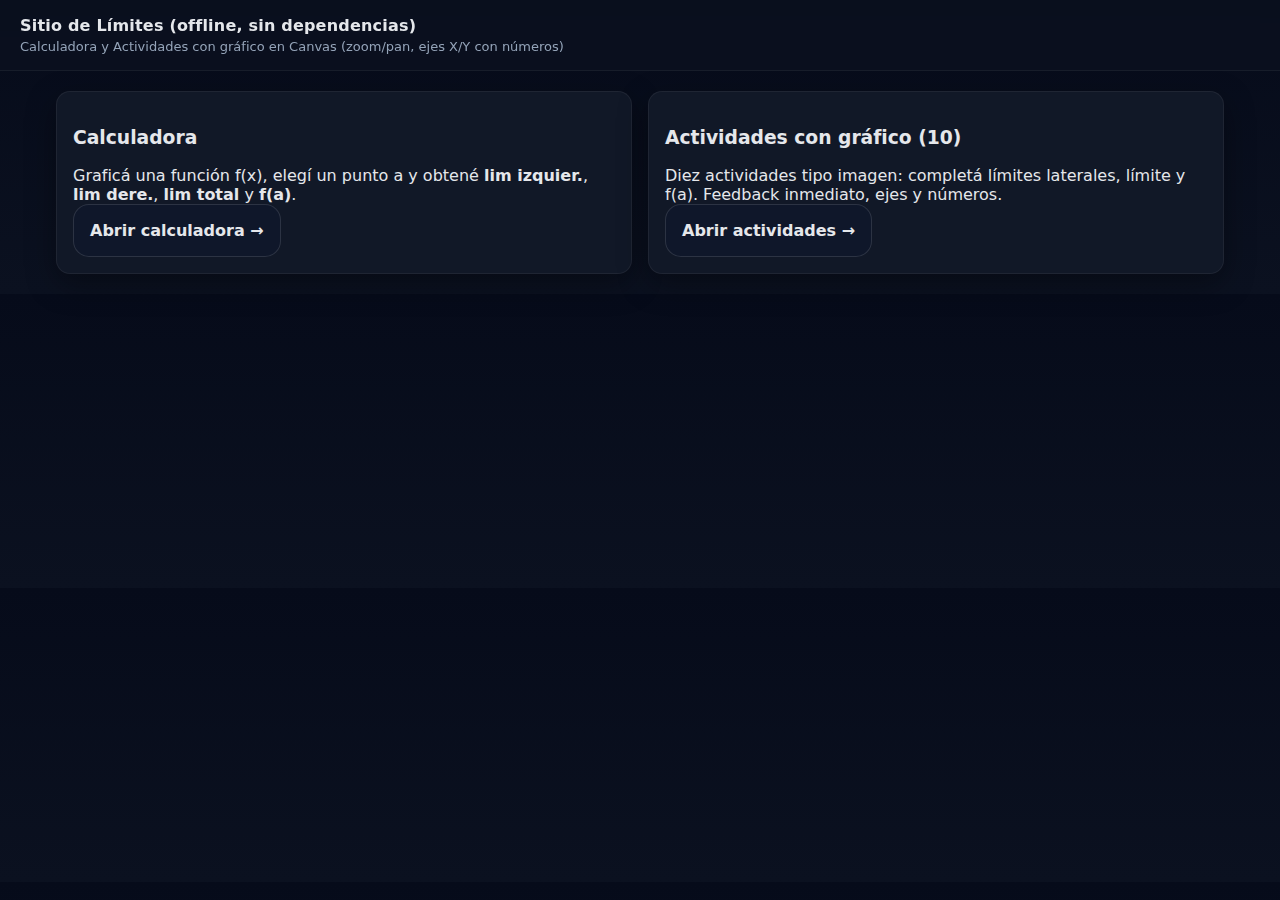
<file: index.html>
<!DOCTYPE html>
<html lang="es">
<head>
  <meta charset="utf-8"/><meta name="viewport" content="width=device-width, initial-scale=1"/>
  <title>Sitio de Límites — Canvas (CSS por página)</title>
  <link rel="stylesheet" href="index.css"/>
</head>
<body class="index">
<header>
  <div class="title">Sitio de Límites (offline, sin dependencias)</div>
  <div class="sub">Calculadora y Actividades con gráfico en Canvas (zoom/pan, ejes X/Y con números)</div>
</header>
<div class="gridmenu">
  <div class="card">
    <div class="content">
      <h3>Calculadora</h3>
      <div>Graficá una función f(x), elegí un punto a y obtené <b>lim izquier.</b>, <b>lim dere.</b>, <b>lim total</b> y <b>f(a)</b>.</div>
      <a class="btnlink" href="calculadora/index.html">Abrir calculadora →</a>
    </div>
  </div>
  <div class="card">
    <div class="content">
      <h3>Actividades con gráfico (10)</h3>
      <div>Diez actividades tipo imagen: completá límites laterales, límite y f(a). Feedback inmediato, ejes y números.</div>
      <a class="btnlink" href="actividades/index.html">Abrir actividades →</a>
    </div>
  </div>
</div>
</body>
</html>
</file>
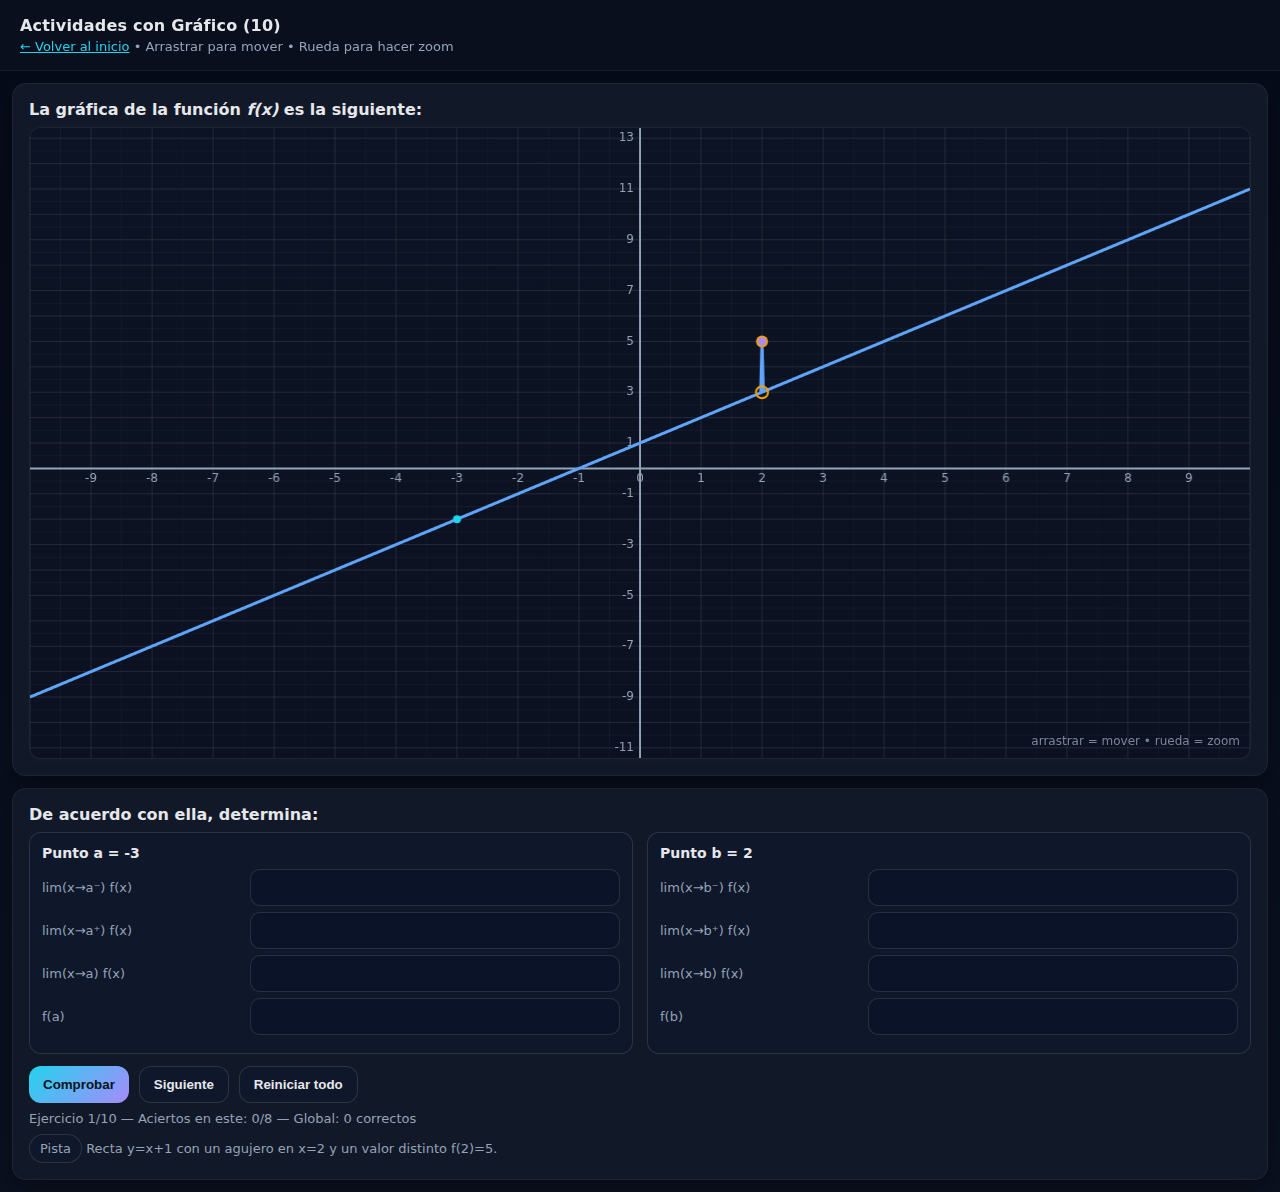
<file: actividades/index.html>
<!DOCTYPE html>
<html lang="es"><head>
<meta charset="utf-8"/><meta name="viewport" content="width=device-width, initial-scale=1"/>
<title>Actividades con Gráfico (10)</title>
<link rel="stylesheet" href="actividades.css"/>
<style>
/* ajustes mínimos para el layout estilo ficha */
.sheet-top{margin-bottom:12px}
.sheet-bottom{margin-top:8px}
.qgrid{display:grid;grid-template-columns:1fr 1fr;gap:14px}
.qbox{background:#0f172a;border:1px solid rgba(255,255,255,.12);border-radius:12px;padding:12px}
.qbox h3{margin:0 0 8px;font-size:14px;color:#e5e7eb}
.qrow{display:grid;grid-template-columns:200px 1fr;gap:8px;align-items:center;margin:6px 0}
.qrow label{margin:0;font-size:13px;color:#94a3b8}
.qrow input{width:100%;padding:10px;background:#0b1328;color:#e5e7eb;border:1px solid rgba(255,255,255,.12);border-radius:10px}
.actions{display:flex;gap:10px;flex-wrap:wrap;margin-top:12px}
.note{color:#94a3b8;font-size:13px;margin-top:8px}
.badge{display:inline-block;padding:6px 10px;border-radius:999px;background:#0f172a;border:1px solid rgba(255,255,255,.12)}
</style>
</head><body class="actividades">
<header>
  <div class="title">Actividades con Gráfico (10)</div>
  <div class="sub"><a href="../index.html" style="color:var(--accent)">← Volver al inicio</a> • Arrastrar para mover • Rueda para hacer zoom</div>
</header>
<div class="wrap">
  <section class="card sheet-top"><div class="content">
    <h2 style="margin-bottom:8px">La gráfica de la función <span style="font-style:italic">f(x)</span> es la siguiente:</h2>
    <div id="plotWrap"><canvas id="plotCanvas"></canvas><div id="plotHint">arrastrar = mover • rueda = zoom</div></div>
  </div></section>

  <section class="card sheet-bottom"><div class="content">
    <h2 style="margin-bottom:8px">De acuerdo con ella, determina:</h2>
    <div class="qgrid">
      <div class="qbox">
        <h3 id="hA">Punto a = ?</h3>
        <div class="qrow"><label>lim(x→a⁻) f(x)</label><input id="ansA_L"/></div>
        <div class="qrow"><label>lim(x→a⁺) f(x)</label><input id="ansA_R"/></div>
        <div class="qrow"><label>lim(x→a) f(x)</label><input id="ansA_T"/></div>
        <div class="qrow"><label>f(a)</label><input id="ansA_V"/></div>
      </div>
      <div class="qbox">
        <h3 id="hB">Punto b = ?</h3>
        <div class="qrow"><label>lim(x→b⁻) f(x)</label><input id="ansB_L"/></div>
        <div class="qrow"><label>lim(x→b⁺) f(x)</label><input id="ansB_R"/></div>
        <div class="qrow"><label>lim(x→b) f(x)</label><input id="ansB_T"/></div>
        <div class="qrow"><label>f(b)</label><input id="ansB_V"/></div>
      </div>
    </div>

    <div class="actions">
      <button class="btn" id="btnCheck">Comprobar</button>
      <button class="btn secondary" id="btnNext">Siguiente</button>
      <button class="btn secondary" id="btnReset">Reiniciar todo</button>
    </div>
    <div id="fb" class="note"></div>
    <div id="score" class="note">Ejercicio 1/10 — Aciertos en este: 0/8 — Global: 0 correctos</div>
    <div class="note"><span class="badge">Pista</span> <span id="hint"></span></div>
  </div></section>
</div>
<script src="app.js"></script>
</body></html>
</file>
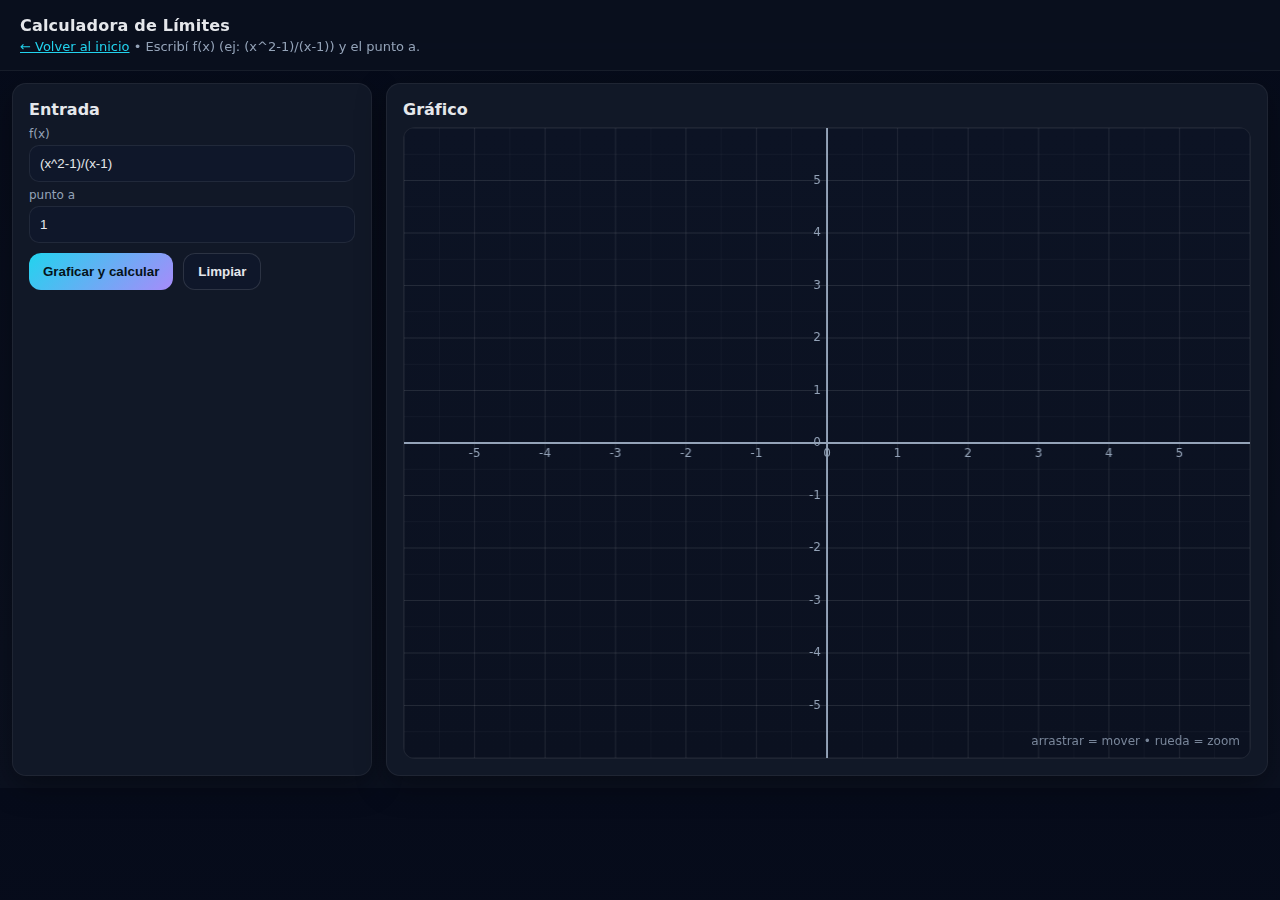
<file: calculadora/index.html>
<!DOCTYPE html>
<html lang="es"><head>
<meta charset="utf-8"/><meta name="viewport" content="width=device-width, initial-scale=1"/>
<title>Calculadora de Límites</title>
<link rel="stylesheet" href="calculadora.css"/>
</head><body class="calculadora">
<header>
  <div class="title">Calculadora de Límites</div>
  <div class="sub"><a href="../index.html" style="color:var(--accent)">← Volver al inicio</a> • Escribí f(x) (ej: (x^2-1)/(x-1)) y el punto a.</div>
</header>
<div class="wrap">
  <div class="grid2">
    <section class="card"><div class="content">
      <h2>Entrada</h2>
      <label>f(x)</label>
      <input id="fx" placeholder="ej: (x^2-1)/(x-1)" value="(x^2-1)/(x-1)"/>
      <label>punto a</label>
      <input id="a" type="number" step="any" value="1"/>
      <div style="display:flex;gap:10px;margin-top:10px">
        <button class="btn" id="btnRun">Graficar y calcular</button>
        <button class="btn secondary" id="btnClear">Limpiar</button>
      </div>
      <div id="out" style="margin-top:10px"></div>
      <table class="table"><tbody id="info"></tbody></table>
    </div></section>
    <section class="card"><div class="content">
      <h2>Gráfico</h2>
      <div id="plotWrap"><canvas id="plotCanvas"></canvas><div id="plotHint">arrastrar = mover • rueda = zoom</div></div>
    </div></section>
  </div>
</div>
<script src="app.js"></script>
</body></html>
</file>
<file: index.css>
:root{--bg:#0b1120;--panel:#111827;--text:#e5e7eb;--muted:#94a3b8;--accent:#22d3ee;--accent2:#a78bfa}
*{box-sizing:border-box}
body{margin:0;background:linear-gradient(180deg,#060b1a 0%,#0b1120 100%);color:var(--text);font-family:ui-sans-serif,system-ui,-apple-system,Segoe UI,Roboto,Ubuntu,Noto Sans,Arial}
header{padding:16px 20px;border-bottom:1px solid rgba(255,255,255,.06);position:sticky;top:0;background:rgba(11,17,32,.7);backdrop-filter:blur(8px)}
.title{font-weight:800;letter-spacing:.2px}.sub{color:var(--muted);font-size:13px;margin-top:4px}
.gridmenu{display:grid;grid-template-columns:repeat(auto-fit,minmax(260px,1fr));gap:16px;max-width:1200px;margin:20px auto;padding:0 16px}
.card{background:var(--panel);border:1px solid rgba(255,255,255,.06);border-radius:14px;box-shadow:0 10px 30px rgba(0,0,0,.35)}
.content{padding:16px}
a.btnlink{display:inline-block;padding:16px;border-radius:16px;background:#0f172a;border:1px solid rgba(255,255,255,.12);color:var(--text);text-decoration:none;font-weight:700}
</file>
<file: actividades/actividades.css>
:root{--bg:#0b1120;--panel:#111827;--text:#e5e7eb;--muted:#94a3b8;--accent:#22d3ee;--accent2:#a78bfa;--ok:#10b981;--warn:#f59e0b;--err:#ef4444}
*{box-sizing:border-box}
body{margin:0;background:linear-gradient(180deg,#060b1a 0%,#0b1120 100%);color:var(--text);font-family:ui-sans-serif,system-ui,-apple-system,Segoe UI,Roboto,Ubuntu,Noto Sans,Arial}
header{padding:16px 20px;border-bottom:1px solid rgba(255,255,255,.06);position:sticky;top:0;background:rgba(11,17,32,.7);backdrop-filter:blur(8px)}
.title{font-weight:800;letter-spacing:.2px}.sub{color:var(--muted);font-size:13px;margin-top:4px}
.card{background:var(--panel);border:1px solid rgba(255,255,255,.06);border-radius:14px;box-shadow:0 10px 30px rgba(0,0,0,.35)}
.content{padding:16px}.card h2{margin:0 0 8px;font-size:16px}
label{display:block;font-size:12px;color:var(--muted);margin:6px 0 4px}
input{width:100%;padding:10px;background:#0f172a;color:var(--text);border:1px solid rgba(255,255,255,.08);border-radius:10px;outline:none}
.btn{padding:10px 14px;border-radius:12px;background:linear-gradient(135deg,var(--accent),var(--accent2));color:#05131a;font-weight:700;border:none;cursor:pointer}
.btn.secondary{background:#0f172a;color:var(--text);border:1px solid rgba(255,255,255,.12)}
.grid{display:grid;grid-template-columns:1fr 1fr;gap:10px}
.pill{display:inline-block;padding:6px 10px;border-radius:999px;font-size:12px}
.ok{background:rgba(16,185,129,.1);color:var(--ok);border:1px solid rgba(16,185,129,.3)}
.warn{background:rgba(245,158,11,.1);color:var(--warn);border:1px solid rgba(245,158,11,.3)}
.err{background:rgba(239,68,68,.1);color:var(--err);border:1px solid rgba(239,68,68,.3)}
.ok-field{border-color:#10b981 !important; box-shadow:0 0 0 3px rgba(16,185,129,.25) !important}
.err-field{border-color:#ef4444 !important; box-shadow:0 0 0 3px rgba(239,68,68,.25) !important}
.table{width:100%;border-collapse:collapse;margin-top:10px}
.table th,.table td{padding:8px 10px;border-top:1px dashed rgba(255,255,255,.08);font-size:12px;text-align:left}
.wrap{max-width:none;margin:12px auto;padding:0 12px}
.grid2{display:grid;grid-template-columns:360px minmax(0,1fr);gap:14px}
@media(max-width:980px){.grid2{grid-template-columns:1fr}}
#plotWrap{position:relative;background:var(--panel);border:1px solid rgba(255,255,255,.06);border-radius:12px;overflow:hidden}
#plotCanvas{width:100%;height:clamp(320px,70vh,760px);display:block;background:linear-gradient(180deg,#0c1324 0%, #0b1120 100%)}
#plotHint{position:absolute;right:10px;bottom:10px;color:#94a3b8;font-size:12px;opacity:.8}
</file>
<file: calculadora/calculadora.css>
:root{--bg:#0b1120;--panel:#111827;--text:#e5e7eb;--muted:#94a3b8;--accent:#22d3ee;--accent2:#a78bfa;--ok:#10b981;--warn:#f59e0b;--err:#ef4444}
*{box-sizing:border-box}
body{margin:0;background:linear-gradient(180deg,#060b1a 0%,#0b1120 100%);color:var(--text);font-family:ui-sans-serif,system-ui,-apple-system,Segoe UI,Roboto,Ubuntu,Noto Sans,Arial}
header{padding:16px 20px;border-bottom:1px solid rgba(255,255,255,.06);position:sticky;top:0;background:rgba(11,17,32,.7);backdrop-filter:blur(8px)}
.title{font-weight:800;letter-spacing:.2px}.sub{color:var(--muted);font-size:13px;margin-top:4px}
.card{background:var(--panel);border:1px solid rgba(255,255,255,.06);border-radius:14px;box-shadow:0 10px 30px rgba(0,0,0,.35)}
.content{padding:16px}.card h2{margin:0 0 8px;font-size:16px}
label{display:block;font-size:12px;color:var(--muted);margin:6px 0 4px}
input{width:100%;padding:10px;background:#0f172a;color:var(--text);border:1px solid rgba(255,255,255,.08);border-radius:10px;outline:none}
.btn{padding:10px 14px;border-radius:12px;background:linear-gradient(135deg,var(--accent),var(--accent2));color:#05131a;font-weight:700;border:none;cursor:pointer}
.btn.secondary{background:#0f172a;color:var(--text);border:1px solid rgba(255,255,255,.12)}
.grid{display:grid;grid-template-columns:1fr 1fr;gap:10px}
.pill{display:inline-block;padding:6px 10px;border-radius:999px;font-size:12px}
.ok{background:rgba(16,185,129,.1);color:var(--ok);border:1px solid rgba(16,185,129,.3)}
.warn{background:rgba(245,158,11,.1);color:var(--warn);border:1px solid rgba(245,158,11,.3)}
.err{background:rgba(239,68,68,.1);color:var(--err);border:1px solid rgba(239,68,68,.3)}
.ok-field{border-color:#10b981 !important; box-shadow:0 0 0 3px rgba(16,185,129,.25) !important}
.err-field{border-color:#ef4444 !important; box-shadow:0 0 0 3px rgba(239,68,68,.25) !important}
.table{width:100%;border-collapse:collapse;margin-top:10px}
.table th,.table td{padding:8px 10px;border-top:1px dashed rgba(255,255,255,.08);font-size:12px;text-align:left}
.wrap{max-width:none;margin:12px auto;padding:0 12px}
.grid2{display:grid;grid-template-columns:360px minmax(0,1fr);gap:14px}
@media(max-width:980px){.grid2{grid-template-columns:1fr}}
#plotWrap{position:relative;background:var(--panel);border:1px solid rgba(255,255,255,.06);border-radius:12px;overflow:hidden}
#plotCanvas{width:100%;height:clamp(320px,70vh,760px);display:block;background:linear-gradient(180deg,#0c1324 0%, #0b1120 100%)}
#plotHint{position:absolute;right:10px;bottom:10px;color:#94a3b8;font-size:12px;opacity:.8}
</file>
